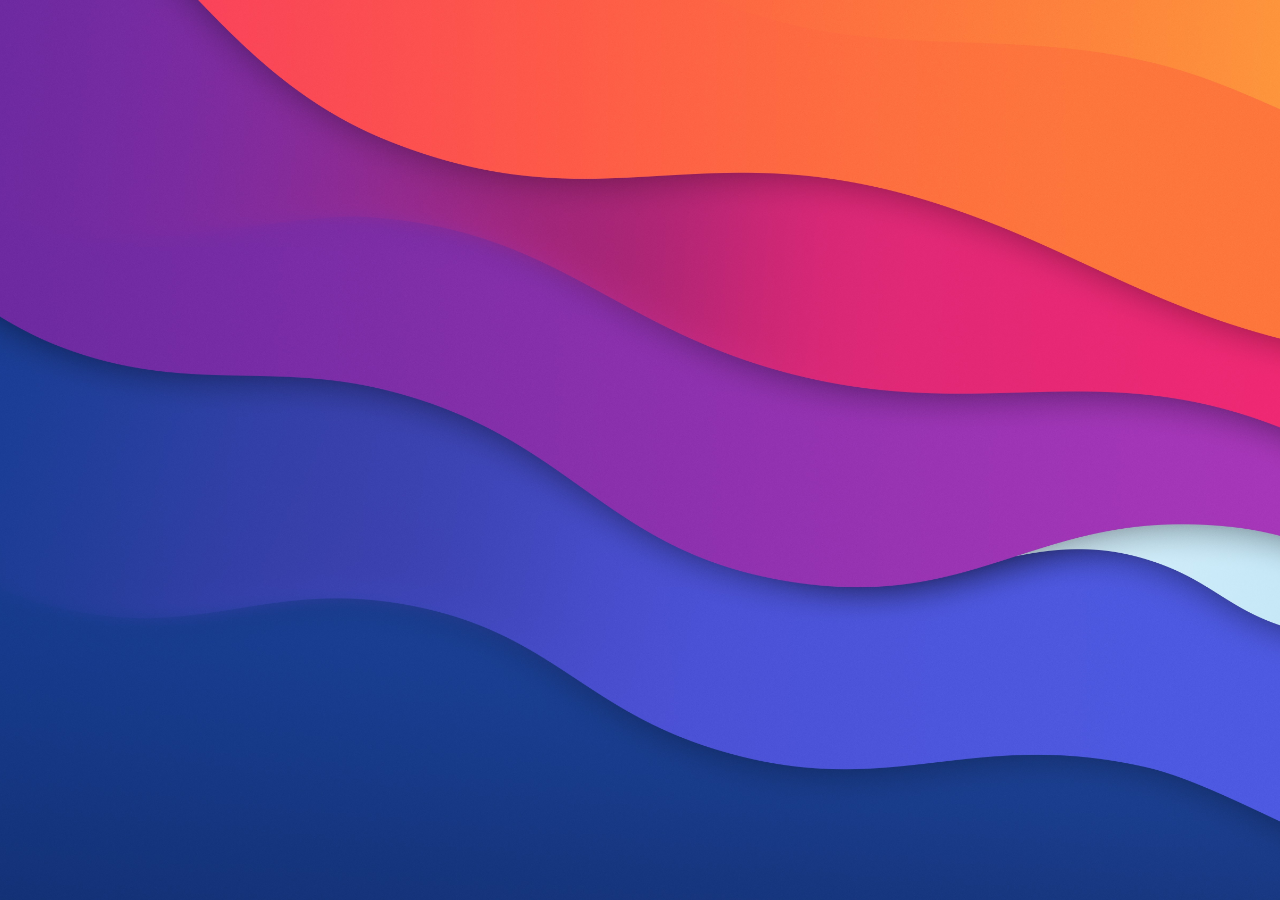
<file: index.html>
<!DOCTYPE html>
<html lang="zh-CN">

<head>
    <meta charset="UTF-8">
    <meta http-equiv="X-UA-Compatible" content="IE=edge">
    <meta name="viewport" content="width=device-width, initial-scale=1.0">
    <title>表单页面</title>
    <link rel="stylesheet" href="asset/css/index.css">
</head>

<body>
    <div class="main">
        <div class="link">
            <a href="login.html">登录页面</a>
            <a href="register.html">注册页面</a>
            <a href="forget.html">重设密码页面</a>
        </div>
    </div>
</body>

</html>
</file>
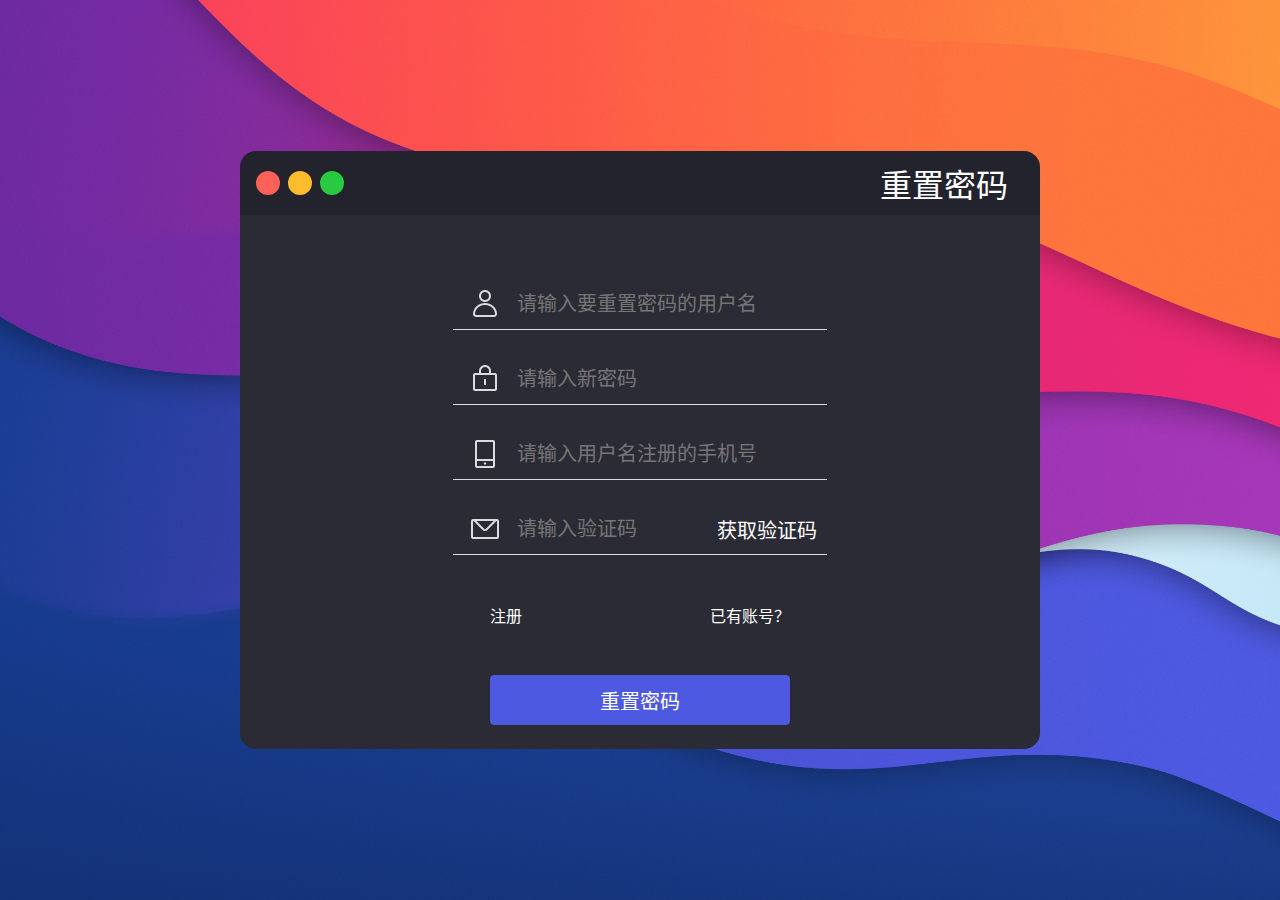
<file: forget.html>
<!DOCTYPE html>
<html lang="zh-CN">

<head>
    <meta charset="UTF-8">
    <meta http-equiv="X-UA-Compatible" content="IE=edge">
    <meta name="viewport" content="width=device-width, initial-scale=1.0">
    <title>重置密码</title>
    <link rel="stylesheet" href="asset/css/forget.css">
</head>

<body>
    <div class="main">
        <div class="forget-box">
            <div class="forget-top">
                <div class="window-button">
                    <button class="hide-button"></button>
                    <button class="max-button"></button>
                    <button class="close-button"></button>
                </div>
                <h1 class="forget-title">重置密码</h1>
            </div>
            <div class="forget-form-box">
                <form class="forget-form">
                    <input type="text" name="username" class="username" id="username" placeholder="请输入要重置密码的用户名"
                        autocomplete="off">
                    <input type="password" name="password" class="password" id="password" placeholder="请输入新密码"
                        autocomplete="off">
                    <input type="text" name="phone" class="phone" id="phone" placeholder="请输入用户名注册的手机号" autocomplete="off">
                    <div class="code-pane">
                        <input type="text" name="code" class="code" id="code" placeholder="请输入验证码" autocomplete="off">
                        <input type="button" value="获取验证码" class="code-button" id="code-button">
                    </div>
                    <div class="link">
                        <a href="register.html" class="register">注册</a>
                        <a href="login.html" class="login">已有账号？</a>
                    </div>
                    <input type="submit" value="重置密码" class="reset-button" id="reset-button">
                </form>
            </div>
        </div>
    </div>
</body>

<script src="asset/js/jquery.min.js"></script>
<script src="asset/js/forget.js"></script>

</html>
</file>
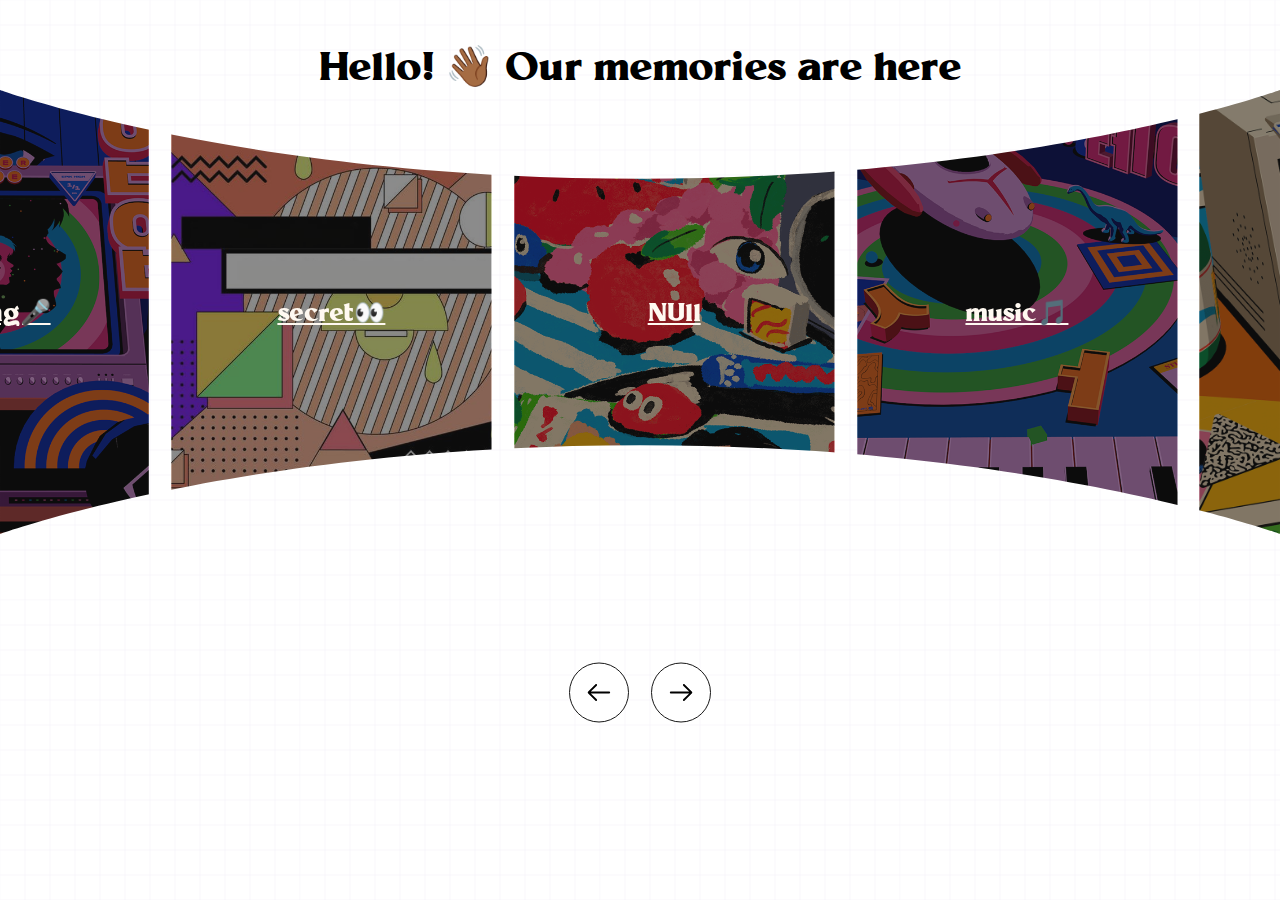
<file: heart.html>
<!DOCTYPE html>
<html lang="en">

<head>
    <meta charset="UTF-8">
    <meta name="viewport" content="width=device-width, initial-scale=1.0">
    <title>主页</title>
    <link rel="stylesheet" href="style.css">
</head>

<body>
    <div class="title">
        <p> Hello! 👋🏾 Our memories are here</p>
    </div>
    <div id="banner">
        <div class="img-list img-wrapper">
            <div class="img-box">
                <div class="info">
                    <a href="birthday.html" style="color: #fff9f1">secret👀</a>
                </div>
                <img src="asset/image/1.png" alt="">
            </div>
            <div class="img-box">
                <div class="info">
                    <a href="#" style="color: #fff9f1">NUll</a>
                </div>
                <img src="asset/image/2.png" alt="">
            </div>
            <div class="img-box">
                <div class="info">
                    <a href="jay.html" style="color: #fff9f1">music🎵</a>
                </div>
                <img src="asset/image/3.png" alt="">
            </div>
            <div class="img-box">
                <div class="info">
                    <a href="#" style="color: #fff9f1">NUll</a>
                </div>
                <img src="asset/image/4.png" alt="">
            </div>
            <div class="img-box">
                <div class="info">
                    <a href="#" style="color: #fff9f1">NUll</a>
                </div>
                <img src="asset/image/5.png" alt="">
            </div>
            <div class="img-box" id="last-img-box">
                <div class="info">
                    <a href="singing.html" style="color: #fff9f1">singing🎤</a>
                </div>
                <img src="asset/image/6.png" alt="">
            </div>
        </div>
    </div>
    <div class="btn-group">
        <button class="last btn">
            <svg t="1686471404424" class="icon left" viewBox="0 0 1024 1024" version="1.1"
                xmlns="http://www.w3.org/2000/svg" p-id="2373" width="128" height="128">
                <path
                    d="M862.485 481.154H234.126l203.3-203.3c12.497-12.497 12.497-32.758 0-45.255s-32.758-12.497-45.255 0L135.397 489.373c-12.497 12.497-12.497 32.758 0 45.254l256.774 256.775c6.249 6.248 14.438 9.372 22.627 9.372s16.379-3.124 22.627-9.372c12.497-12.497 12.497-32.759 0-45.255l-203.3-203.301h628.36c17.036 0 30.846-13.81 30.846-30.846s-13.81-30.846-30.846-30.846z"
                    fill="" p-id="2374"></path>
            </svg>
        </button>
        <button class="next btn">
            <svg t="1686471404424" class="icon right" viewBox="0 0 1024 1024" version="1.1"
                xmlns="http://www.w3.org/2000/svg" p-id="2373" width="128" height="128">
                <path
                    d="M862.485 481.154H234.126l203.3-203.3c12.497-12.497 12.497-32.758 0-45.255s-32.758-12.497-45.255 0L135.397 489.373c-12.497 12.497-12.497 32.758 0 45.254l256.774 256.775c6.249 6.248 14.438 9.372 22.627 9.372s16.379-3.124 22.627-9.372c12.497-12.497 12.497-32.759 0-45.255l-203.3-203.301h628.36c17.036 0 30.846-13.81 30.846-30.846s-13.81-30.846-30.846-30.846z"
                    fill="" p-id="2374"></path>
            </svg>
        </button>
    </div>
    <script>
        const imgListOne = document.querySelector('.img-list')
        // 获取图片类数组，并将其转化为数组
        let imgBoxList = Array.prototype.slice.call(document.querySelectorAll('.img-list .img-box'))
        const imgBoxCount = imgBoxList.length
        const root = document.documentElement;
        const btnGroup = document.querySelector('.btn-group')
        const lastBtn = document.querySelector('.last')
        const nextBtn = document.querySelector('.next')
        const lastImgBox = document.getElementById('last-img-box')

        // 获取--post-spacing和--post-size的值
        const postSpacing = Number(getComputedStyle(root).getPropertyValue('--post-spacing').replace("vw", ""));
        const postSize = Number(getComputedStyle(root).getPropertyValue('--post-size').replace("vw", ""));

        // 根据图片的数量动态获取img-list的宽度
        let imgListLength = (postSize + postSpacing) * imgBoxCount
        console.log(imgListLength);
        // 根据图片的数量动态获取img-box的宽度
        const imgBoxLength = postSize + postSpacing

        let heart = 0
        let heartOne = 1
        let timer = null
        let animationTime = 0.5

        // 初始化数组中元素的的顺序，将最后一张图片放在第一位与html部分图片展示位置一致
        imgBoxList.unshift(imgBoxList.pop())
        // 设置imgListOne动画时间
        imgListOne.style.transition = animationTime + 's ease'
        // 设置按钮出现时间
        setTimeout(function () {
            btnGroup.style.opacity = '1'
            btnGroup.style.bottom = '5%'
        }, animationTime * 1000)
        // 点击事件
        function cilckFun(flag) {
            //下一张 next
            if (flag == 'next') {
                heart--
                console.log(heart);
                // 因为右边没有显示的图片比较多，所以可以直接先整体向左移动
                imgListOne.style.left = imgBoxLength * heart + "vw";
                setTimeout(function () {
                    imgListOne.style.transition = 'none'
                    // 当点击下一个累计达到图片数量时，相当于要回到原点，则重置变量和位置
                    if (Math.abs(heart) == imgBoxCount) {
                        heart = 0
                        imgListOne.style.left = 0
                        imgBoxList.forEach(item => {
                            if (item.id == 'last-img-box') {
                                item.style.transform = `translateX(-160.68vw)`
                            } else {
                                item.style.transform = 'none'
                            }
                        });
                    } else {
                        // 当第一张图片为last-img-box时，说明已经跑完了一轮，则将其放在最后的位置，初始状态其为-160.68vw
                        if (imgBoxList[0].id == 'last-img-box') {
                            lastImgBox.style.transition = 'none'
                            lastImgBox.style.transform = 'translateX(0px)'
                        } else if (heart >= 0) {
                            /*  
                                这种情况是为了解决在点击完第last，再点击next时造成的bug问题，其实就是回退，再点击last之前
                                没有加transform属性，点击last以后则添加了transform属性，再次点击next按钮后应该不加transform
                            */
                            imgBoxList[0].style.transform = 'none'
                        } else {
                            // 正常情况下，点击next，则将最左侧的图片移到最后
                            imgBoxList[0].style.transform = 'translateX(160.68vw)'
                        }
                    }
                    // 模拟移动情况，将最左侧的图片（元素）移动到最后
                    imgBoxList.push(imgBoxList.shift())
                }, animationTime * 1000)
            } else {
                // 上一张 last
                heart++
                console.log(heart);
                // 模拟移动情况，把最右侧的图片（元素）移动到最前
                imgBoxList.unshift(imgBoxList.pop())
                // 因为左侧图片只会有一张，所以需要先移动图片到左侧，再进行imgListOne的移到
                if (imgBoxList[0].id == 'last-img-box' && heart != 0) {
                    // 当第一张图片为last-img-box时，说明已经跑完了一轮，此时相对于一开始的位置为-321.36vw
                    imgBoxList[0].style.transform = 'translateX(-321.36vw)'
                } else if (heart < 0) {
                    // 这种情况与点击next按钮出现的回退现象一致
                    imgBoxList[0].style.transform = 'none'
                } else {
                    // 正常情况下，点击last，则将最右侧的图片移到最前
                    imgBoxList[0].style.transform = 'translateX(-160.68vw)'
                }
                imgListOne.style.left = imgBoxLength * heart + "vw";
                lastImgBox.style.transition = 'none'
                // 当点击下一个累计达到图片数量时，相当于要回到原点，则重置变量和位置
                if (Math.abs(heart) == imgBoxCount) {
                    heart = 0
                    setTimeout(function () {
                        imgListOne.style.transition = 'none'
                        imgListOne.style.left = 0
                        imgBoxList.forEach(item => {
                            if (item.id == 'last-img-box') {
                                item.style.transform = 'translateX(-160.68vw)'
                            } else {
                                item.style.transform = 'none'
                            }
                        });
                    }, animationTime * 1000)
                }
            }
            imgListOne.style.transition = animationTime + 's ease'
        }

        //节流函数
        function throttle(fn, delay) {
            return function () {
                if (timer) {
                    return
                }
                fn.apply(this, arguments)
                timer = setTimeout(() => {
                    timer = null
                }, delay)
            }
        }

        nextBtn.onclick = throttle(() => cilckFun('next'), animationTime * 1000);

        lastBtn.onclick = throttle(() => cilckFun('last'), animationTime * 1000);
    </script>
</body>

</html>
</file>
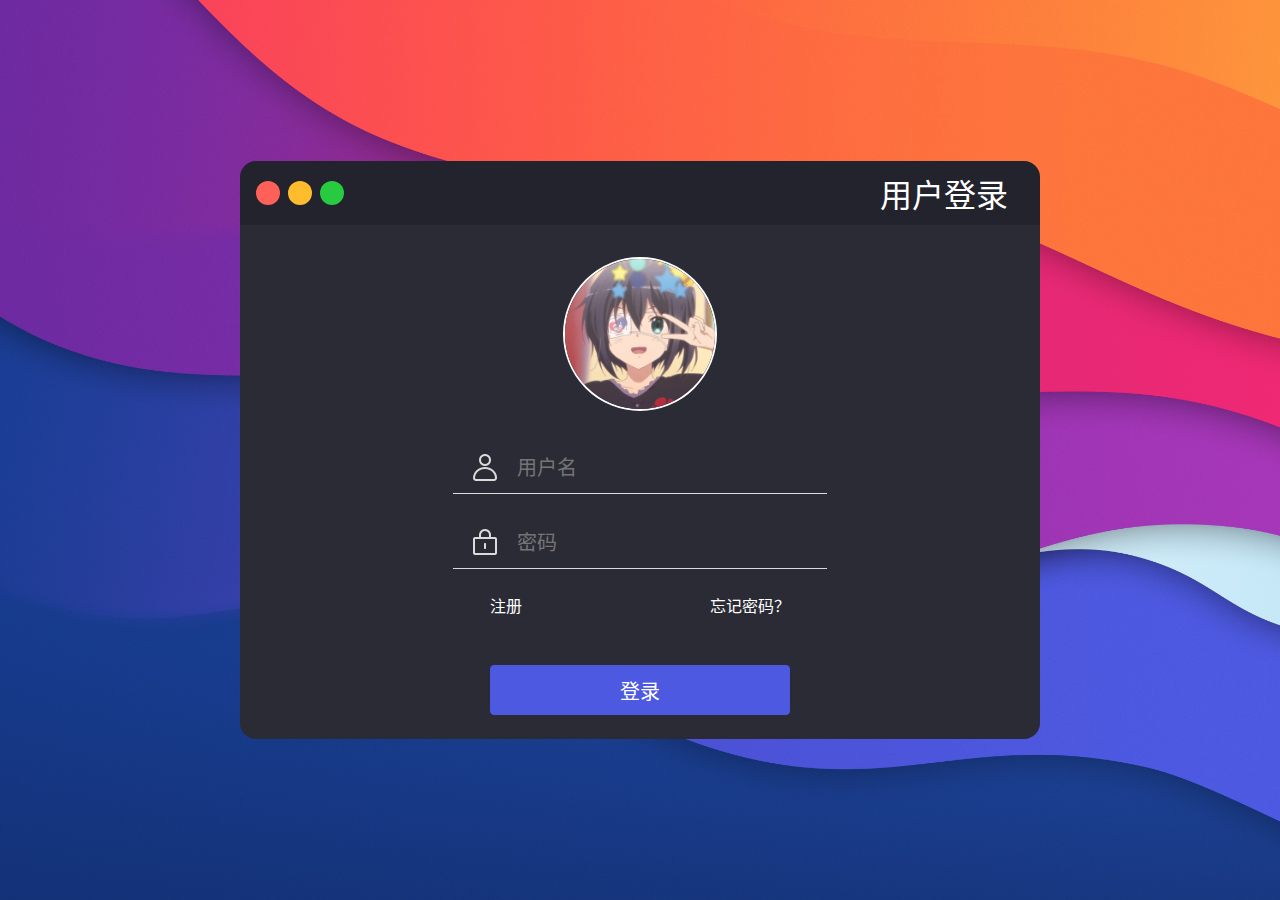
<file: login.html>
<!DOCTYPE html>
<html lang="zh-CN">

<head>
    <meta charset="UTF-8">
    <meta http-equiv="X-UA-Compatible" content="IE=edge">
    <meta name="viewport" content="width=device-width, initial-scale=1.0">
    <title>登录页面</title>
    <link rel="stylesheet" href="asset/css/login.css">
</head>

<body>
    <div class="main">
        <div class="login-box">
            <div class="login-top">
                <div class="window-button">
                    <button class="hide-button"></button>
                    <button class="max-button"></button>
                    <button class="close-button"></button>
                </div>
                <h1 class="login-title">用户登录</h1>
            </div>
            <div class="login-form-box">
                <div class="login-avatar">
                    <img src="asset/image/user.jpg" alt="user.jpg">
                </div>
                <form class="login-form">
                    <input type="text" name="username" class="username" id="username" placeholder="用户名"
                        autocomplete="off">
                    <input type="password" name="password" class="password" id="password" placeholder="密码"
                        autocomplete="off">
                    <div class="link">
                        <a href="register.html" class="register">注册</a>
                        <a href="forget.html" class="forget">忘记密码？</a>
                    </div>
                    <input type="submit" value="登录" class="login-button" id="login-button" >
                </form>
            </div>
        </div>
    </div>
</body>

<script src="asset/js/jquery.min.js"></script>
<script src="asset/js/login.js"></script>

</html>
</file>
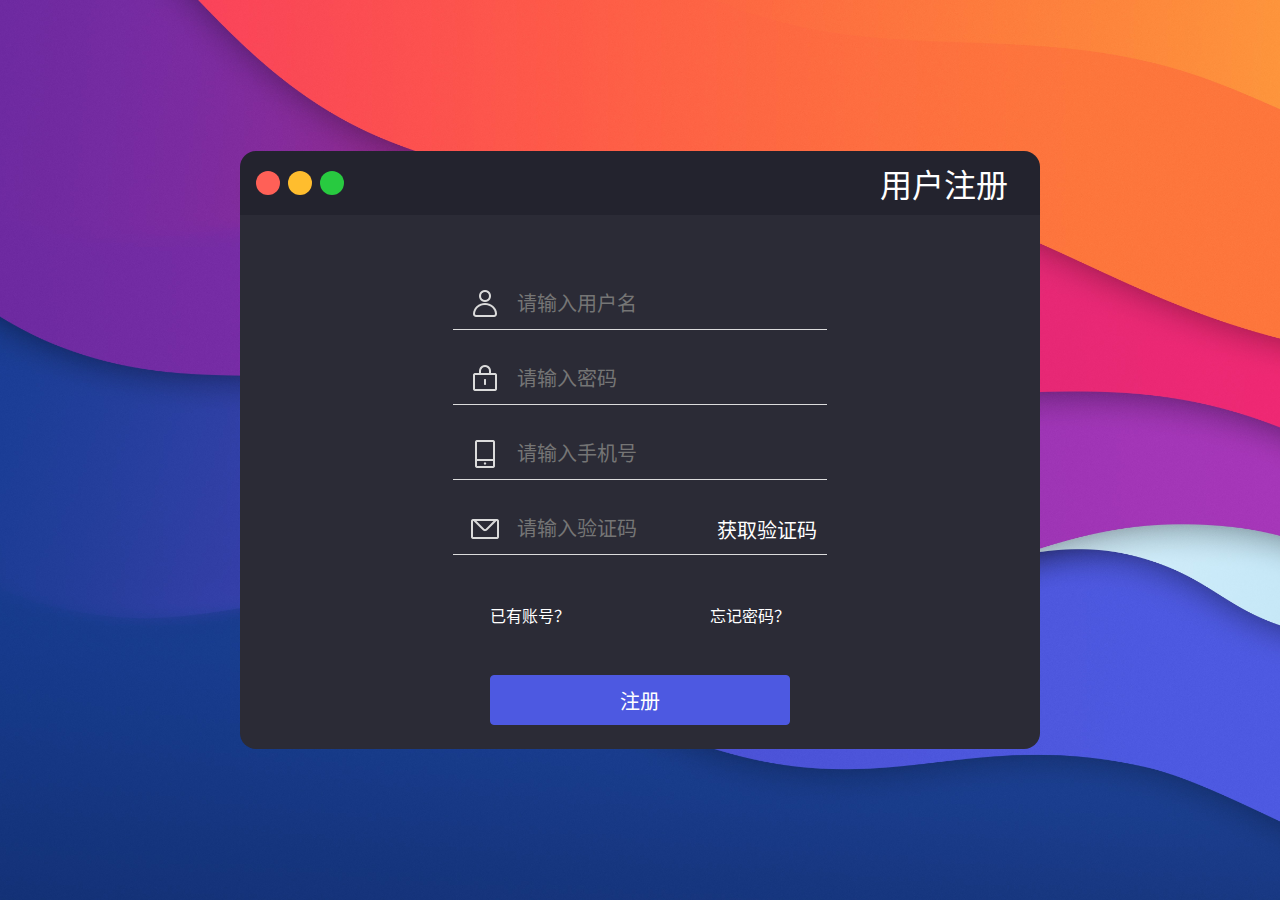
<file: register.html>
<!DOCTYPE html>
<html lang="zh-CN">

<head>
    <meta charset="UTF-8">
    <meta http-equiv="X-UA-Compatible" content="IE=edge">
    <meta name="viewport" content="width=device-width, initial-scale=1.0">
    <title>注册页面</title>
    <link rel="stylesheet" href="asset/css/register.css">
</head>

<body>
    <div class="main">
        <div class="register-box">
            <div class="register-top">
                <div class="window-button">
                    <button class="hide-button"></button>
                    <button class="max-button"></button>
                    <button class="close-button"></button>
                </div>
                <h1 class="register-title">用户注册</h1>
            </div>
            <div class="register-form-box">
                <form class="register-form">
                    <input type="text" name="username" class="username" id="username" placeholder="请输入用户名"
                        autocomplete="off">
                    <input type="password" name="password" class="password" id="password" placeholder="请输入密码"
                        autocomplete="off">
                    <input type="text" name="phone" class="phone" id="phone" placeholder="请输入手机号" autocomplete="off">
                    <div class="code-pane">
                        <input type="text" name="code" class="code" id="code" placeholder="请输入验证码" autocomplete="off">
                        <input type="button" value="获取验证码" class="code-button" id="code-button">
                    </div>
                    <div class="link">
                        <a href="login.html" class="login">已有账号？</a>
                        <a href="forget.html" class="forget">忘记密码？</a>
                    </div>
                    <input type="submit" value="注册" class="register-button" id="register-button">
                </form>
            </div>
        </div>
    </div>
</body>

<script src="asset/js/jquery.min.js"></script>
<script src="asset/js/register.js"></script>

</html>
</file>
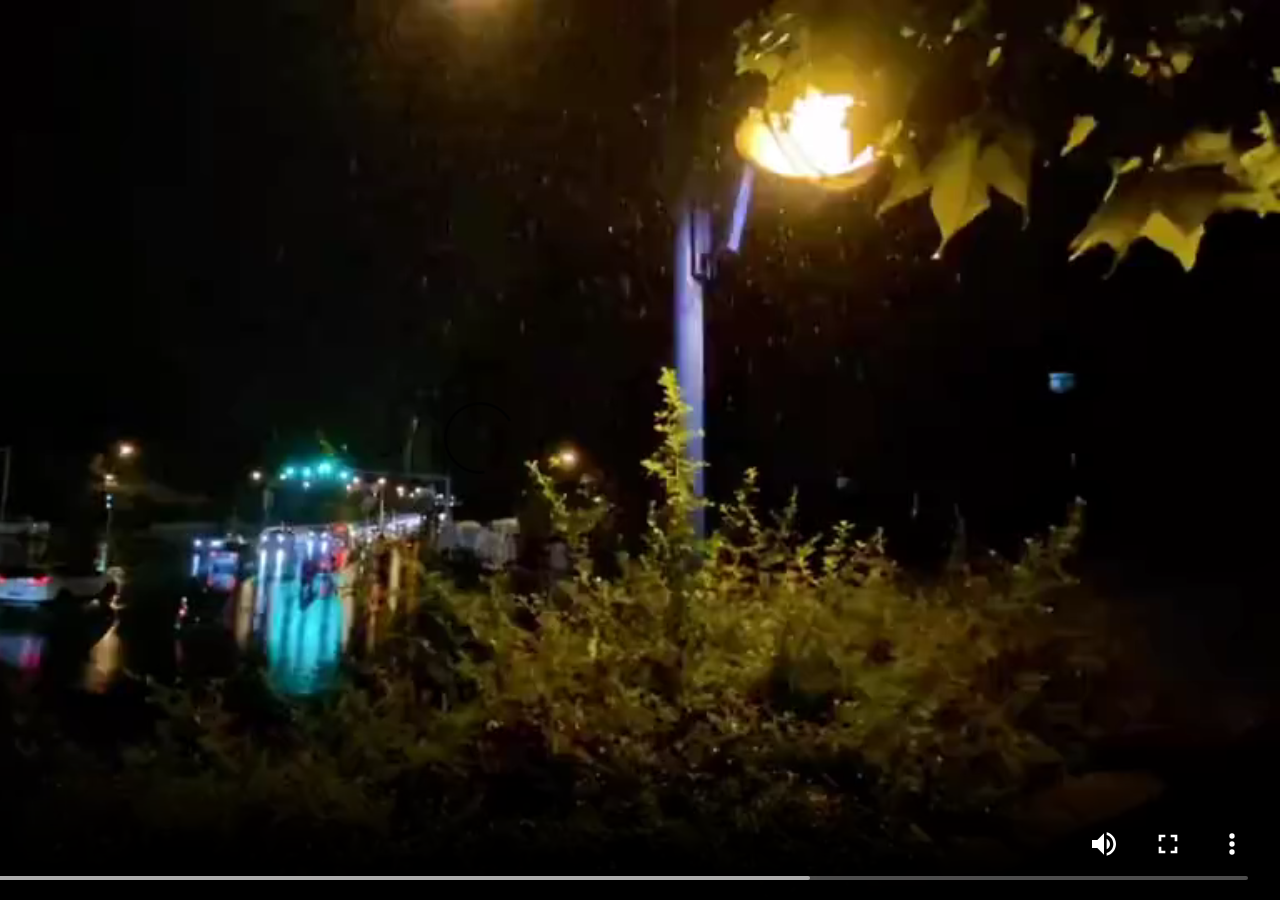
<file: video.html>
<!DOCTYPE html>
<html lang="zh">

<head>
    <meta charset="UTF-8">
    <title>Title</title>
    <style>
        body {
            margin: 0;
        }

        video {
            position: fixed;
            right: 0;
            bottom: 0;
            min-width: 100%;
            min-height: 100%;
            height: auto;
            width: auto;
        }
    </style>
</head>

<body>
    <video controls width="250">
        <source id="source" src="mp4/video0.mp4" type="video/mp4">
    </video>
    </video>
    <script>
        //获取前面的存储的musicId值
        var storage = window.sessionStorage;
        var cur_str = storage.musicId;
        document.getElementById('source').src = "mp4/video" + cur_str.toString() + ".mp4";
    </script>
</body>

</html>
</file>
<file: asset/css/index.css>
@keyframes links{0%{transform:translateY(100px);opacity:0}100%{transform:translateY(0px);opacity:1}}*{outline:none}a{color:#000;text-decoration:none}html,body,.main{margin:0;padding:0;width:100%;height:100%}.main{display:flex;align-items:center;justify-content:center;background:rgba(0,0,0,0) url("../image/background.jpg") no-repeat center center;background-size:cover}.link{display:flex;justify-content:space-between;width:800px}.link a{padding:16px 32px;border-radius:6px;font-size:32px;color:#fff;transition:background-color .5s;opacity:0}.link a:nth-child(1){animation:links 1s;animation-delay:0s;animation-fill-mode:forwards;background-color:#ff6057}.link a:nth-child(1):hover{background-color:rgba(255,96,87,.6)}.link a:nth-child(2){animation:links 1s;animation-delay:.5s;animation-fill-mode:forwards;background-color:#ffbd2e}.link a:nth-child(2):hover{background-color:rgba(255,189,46,.6)}.link a:nth-child(3){animation:links 1s;animation-delay:1s;animation-fill-mode:forwards;background-color:#28ca40}.link a:nth-child(3):hover{background-color:rgba(40,202,64,.6)}
</file>
<file: asset/css/forget.css>
*{outline:none}a{color:#000;text-decoration:none}html,body,.main{margin:0;padding:0;width:100%;height:100%}.main{display:flex;align-items:center;justify-content:center;background:rgba(0,0,0,0) url("../image/background.jpg") no-repeat center center;background-size:cover}.forget-box{display:flex;flex-direction:column;align-items:center;justify-content:center;width:800px;background-color:rgba(0,0,0,0);border-radius:16px;overflow:hidden}.forget-box .forget-top{display:flex;align-items:center;justify-content:space-between;width:100%;height:64px;background-color:#23232e}.forget-box .forget-top .window-button{display:flex;align-items:center;height:100%;margin-left:16px}.forget-box .forget-top .window-button button{width:24px;height:24px;border:none;border-radius:50%;margin-right:8px}.forget-box .forget-top .window-button button:nth-child(1){background-color:#ff6057}.forget-box .forget-top .window-button button:nth-child(2){background-color:#ffbd2e}.forget-box .forget-top .window-button button:nth-child(3){background-color:#28ca40}.forget-box .forget-top .forget-title{margin:0;margin-right:32px;font-weight:100;font-size:32px;color:#fff}.forget-box .forget-form-box{display:flex;flex-direction:column;align-items:center;justify-content:center;width:100%;padding-top:32px;background-color:#2b2b36}.forget-box .forget-form-box .forget-form{display:flex;flex-direction:column;align-items:center;justify-content:center;width:100%;padding-top:32px}.forget-box .forget-form-box .forget-form :nth-child(n){margin-bottom:24px}.forget-box .forget-form-box .forget-form input{width:300px;height:50px;padding:0px 10px;padding-left:64px;color:#fff;font-size:20px;background-color:rgba(0,0,0,0);border:none;border-bottom:1px solid #dcdcdc;transition:border .5s}.forget-box .forget-form-box .forget-form input:focus{border-bottom:1px solid #4d59e1}.forget-box .forget-form-box .forget-form .username{background:rgba(0,0,0,0) url("../image/user.png") no-repeat;background-size:32px;background-position:16px center}.forget-box .forget-form-box .forget-form .password{background:rgba(0,0,0,0) url("../image/password.png") no-repeat;background-size:32px;background-position:16px center}.forget-box .forget-form-box .forget-form .phone{background:rgba(0,0,0,0) url("../image/phone.png") no-repeat;background-size:32px;background-position:16px center}.forget-box .forget-form-box .forget-form .code-pane{display:flex;position:relative;width:374px}.forget-box .forget-form-box .forget-form .code-pane .code{width:100%;padding-right:130px;background:rgba(0,0,0,0) url("../image/message.png") no-repeat;background-size:32px;background-position:16px center}.forget-box .forget-form-box .forget-form .code-pane .code-button{display:block;position:absolute;right:0;width:120px;padding:0;background-color:rgba(0,0,0,0);border:none;cursor:pointer;transition:color .5s}.forget-box .forget-form-box .forget-form .code-pane .code-button:hover{color:#4d59e1}.forget-box .forget-form-box .forget-form .code-pane .code-button:disabled{color:#c8c8c8;cursor:not-allowed}.forget-box .forget-form-box .forget-form .link{display:flex;justify-content:space-between;width:300px}.forget-box .forget-form-box .forget-form .link a{color:#fff;transition:color .5s}.forget-box .forget-form-box .forget-form .link a:hover{color:#4d59e1}.forget-box .forget-form-box .forget-form .reset-button{padding:0;width:300px;color:#fff;background-color:#4d59e1;border:1px solid #4d59e1;border-radius:4px;cursor:pointer;transition:opacity .5s}.forget-box .forget-form-box .forget-form .reset-button:hover{opacity:.8}
</file>
<file: style.css>
@font-face {
  font-family: Millik;
  font-weight: 700;
  src: url(asset/font/Millik.c3f91cb.ttf) format("truetype");
  text-rendering: optimizeLegibility;
}

:root {
  --post-spacing: 1.78vw;
  --post-size: 25vw;
  --mask-size: 100vw;
}

* {
  padding: 0;
  margin: 0;
  font-family: Millik, Arial, sans-serif;
  font-size: 62.5%;
  -ms-text-size-adjust: 100%;
  -webkit-text-size-adjust: 100%;
  -moz-osx-font-smoothing: grayscale;
  -webkit-font-smoothing: antialiased;
  -webkit-box-sizing: border-box;
          box-sizing: border-box;
}

body {
  background: #fff;
  background-image: url(asset/image/grid.svg);
  background-repeat: repeat;
  background-size: 300px 300px;
}

.title {
  position: absolute;
  left: 50%;
  top: 5%;
  -webkit-transform: translate(-50%, -5%);
          transform: translate(-50%, -5%);
}

.title p {
  font-size: 4rem;
  font-weight: 800;
  white-space: nowrap;
}

#banner {
  overflow: hidden;
  position: relative;
  width: 100vw;
  height: calc(var(--post-size) / 0.72);
  -webkit-mask: url([data-uri]);
          mask: url([data-uri]);
  -webkit-mask-repeat: no-repeat;
          mask-repeat: no-repeat;
  -webkit-mask-position: center;
          mask-position: center;
  -webkit-mask-size: var(--mask-size);
          mask-size: var(--mask-size);
  position: absolute;
  top: 10%;
}

#banner .img-wrapper {
  display: -webkit-box;
  display: -ms-flexbox;
  display: flex;
  position: absolute;
  width: 100%;
  float: left;
  height: calc(var(--post-size) / 0.72);
  -webkit-transform: translate(13.39vw, 0);
          transform: translate(13.39vw, 0);
  -webkit-animation: admission 1.5s;
          animation: admission 1.5s;
}

#banner .img-wrapper .img-box {
  height: 100%;
  display: inline-block;
  margin-right: var(--post-spacing);
  position: relative;
  cursor: pointer;
}

#banner .img-wrapper .img-box .info {
  position: absolute;
  display: -webkit-box;
  display: -ms-flexbox;
  display: flex;
  -webkit-box-orient: vertical;
  -webkit-box-direction: normal;
      -ms-flex-direction: column;
          flex-direction: column;
  -webkit-box-pack: center;
      -ms-flex-pack: center;
          justify-content: center;
  left: 0;
  top: 0;
  height: 100%;
  width: 100%;
  background: rgba(23, 23, 23, 0.5);
  text-align: center;
  color: #fff9f1;
  font-size: 4rem;
}

#banner .img-wrapper .img-box img {
  width: var(--post-size);
  height: 100%;
  -o-object-position: center;
     object-position: center;
  -o-object-fit: cover;
     object-fit: cover;
}

#banner .img-wrapper .img-box:last-child {
  -webkit-transform: translate(-160.68vw, 0);
          transform: translate(-160.68vw, 0);
}

.btn-group {
  height: 15vh;
  position: absolute;
  left: 50%;
  bottom: 0%;
  -webkit-transform: translate(-50%, -50%);
          transform: translate(-50%, -50%);
  -webkit-transition: 1s;
  transition: 1s;
  opacity: 0;
}

.btn-group .btn {
  width: 60px;
  height: 60px;
  border-radius: 50%;
  border: 1px solid #171717;
  background-color: #fff;
  margin: 10px;
  cursor: pointer;
  -webkit-transition: 0.4s;
  transition: 0.4s;
  -webkit-box-sizing: border-box;
          box-sizing: border-box;
}

.btn-group .btn:hover {
  -webkit-transform: scale(1.2);
          transform: scale(1.2);
  background-color: #000;
}

.btn-group .btn:hover .icon {
  fill: #fff;
}

.btn-group .btn .icon {
  width: 30px;
  height: 30px;
}

.btn-group .btn .right {
  -webkit-transform: rotate(180deg);
          transform: rotate(180deg);
}

.img-list {
  left: 0;
}

@-webkit-keyframes admission {
  0% {
    -webkit-transform: translate(140vw, 0);
            transform: translate(140vw, 0);
  }
  100% {
    -webkit-transform: translate(13.39vw, 0);
            transform: translate(13.39vw, 0);
  }
}

@keyframes admission {
  0% {
    -webkit-transform: translate(140vw, 0);
            transform: translate(140vw, 0);
  }
  100% {
    -webkit-transform: translate(13.39vw, 0);
            transform: translate(13.39vw, 0);
  }
}
/*# sourceMappingURL=style.css.map */
</file>
<file: asset/css/login.css>
*{outline:none}a{color:#000;text-decoration:none}html,body,.main{margin:0;padding:0;width:100%;height:100%}.main{display:flex;align-items:center;justify-content:center;background:rgba(0,0,0,0) url("../image/background.jpg") no-repeat center center;background-size:cover}.login-box{display:flex;flex-direction:column;align-items:center;justify-content:center;width:800px;background-color:rgba(0,0,0,0);border-radius:16px;overflow:hidden}.login-box .login-top{display:flex;align-items:center;justify-content:space-between;width:100%;height:64px;background-color:#23232e}.login-box .login-top .window-button{display:flex;align-items:center;height:100%;margin-left:16px}.login-box .login-top .window-button button{width:24px;height:24px;border:none;border-radius:50%;margin-right:8px}.login-box .login-top .window-button button:nth-child(1){background-color:#ff6057}.login-box .login-top .window-button button:nth-child(2){background-color:#ffbd2e}.login-box .login-top .window-button button:nth-child(3){background-color:#28ca40}.login-box .login-top .login-title{margin:0;margin-right:32px;font-weight:100;font-size:32px;color:#fff}.login-box .login-form-box{display:flex;flex-direction:column;align-items:center;justify-content:center;width:100%;padding-top:32px;background-color:#2b2b36}.login-box .login-form-box .login-avatar{width:150px;height:150px;border:2px solid #fff;border-radius:50%;overflow:hidden}.login-box .login-form-box .login-avatar img{width:100%;height:100%}.login-box .login-form-box .login-form{display:flex;flex-direction:column;align-items:center;justify-content:center;width:100%;padding-top:32px}.login-box .login-form-box .login-form :nth-child(n){margin-bottom:24px}.login-box .login-form-box .login-form input{width:300px;height:50px;padding:0px 10px;padding-left:64px;color:#fff;font-size:20px;background-color:rgba(0,0,0,0);border:none;border-bottom:1px solid #dcdcdc;transition:border .5s}.login-box .login-form-box .login-form input:focus{border-bottom:1px solid #4d59e1}.login-box .login-form-box .login-form .username{background:rgba(0,0,0,0) url("../image/user.png") no-repeat;background-size:32px;background-position:16px center}.login-box .login-form-box .login-form .password{background:rgba(0,0,0,0) url("../image/password.png") no-repeat;background-size:32px;background-position:16px center}.login-box .login-form-box .login-form .link{display:flex;justify-content:space-between;width:300px}.login-box .login-form-box .login-form .link a{color:#fff;transition:color .5s}.login-box .login-form-box .login-form .link a:hover{color:#4d59e1}.login-box .login-form-box .login-form .login-button{padding:0;width:300px;color:#fff;background-color:#4d59e1;border:1px solid #4d59e1;border-radius:4px;cursor:pointer;transition:opacity .5s}.login-box .login-form-box .login-form .login-button:hover{opacity:.8}
</file>
<file: asset/css/register.css>
*{outline:none}a{color:#000;text-decoration:none}html,body,.main{margin:0;padding:0;width:100%;height:100%}.main{display:flex;align-items:center;justify-content:center;background:rgba(0,0,0,0) url("../image/background.jpg") no-repeat center center;background-size:cover}.register-box{display:flex;flex-direction:column;align-items:center;justify-content:center;width:800px;background-color:rgba(0,0,0,0);border-radius:16px;overflow:hidden}.register-box .register-top{display:flex;align-items:center;justify-content:space-between;width:100%;height:64px;background-color:#23232e}.register-box .register-top .window-button{display:flex;align-items:center;height:100%;margin-left:16px}.register-box .register-top .window-button button{width:24px;height:24px;border:none;border-radius:50%;margin-right:8px}.register-box .register-top .window-button button:nth-child(1){background-color:#ff6057}.register-box .register-top .window-button button:nth-child(2){background-color:#ffbd2e}.register-box .register-top .window-button button:nth-child(3){background-color:#28ca40}.register-box .register-top .register-title{margin:0;margin-right:32px;font-weight:100;font-size:32px;color:#fff}.register-box .register-form-box{display:flex;flex-direction:column;align-items:center;justify-content:center;width:100%;padding-top:32px;background-color:#2b2b36}.register-box .register-form-box .register-form{display:flex;flex-direction:column;align-items:center;justify-content:center;width:100%;padding-top:32px}.register-box .register-form-box .register-form :nth-child(n){margin-bottom:24px}.register-box .register-form-box .register-form input{width:300px;height:50px;padding:0px 10px;padding-left:64px;color:#fff;font-size:20px;background-color:rgba(0,0,0,0);border:none;border-bottom:1px solid #dcdcdc;transition:border .5s}.register-box .register-form-box .register-form input:focus{border-bottom:1px solid #4d59e1}.register-box .register-form-box .register-form .username{background:rgba(0,0,0,0) url("../image/user.png") no-repeat;background-size:32px;background-position:16px center}.register-box .register-form-box .register-form .password{background:rgba(0,0,0,0) url("../image/password.png") no-repeat;background-size:32px;background-position:16px center}.register-box .register-form-box .register-form .phone{background:rgba(0,0,0,0) url("../image/phone.png") no-repeat;background-size:32px;background-position:16px center}.register-box .register-form-box .register-form .code-pane{display:flex;position:relative;width:374px}.register-box .register-form-box .register-form .code-pane .code{width:100%;padding-right:130px;background:rgba(0,0,0,0) url("../image/message.png") no-repeat;background-size:32px;background-position:16px center}.register-box .register-form-box .register-form .code-pane .code-button{display:block;position:absolute;right:0;width:120px;padding:0;background-color:rgba(0,0,0,0);border:none;cursor:pointer;transition:color .5s}.register-box .register-form-box .register-form .code-pane .code-button:hover{color:#4d59e1}.register-box .register-form-box .register-form .code-pane .code-button:disabled{color:#c8c8c8;cursor:not-allowed}.register-box .register-form-box .register-form .link{display:flex;justify-content:space-between;width:300px}.register-box .register-form-box .register-form .link a{color:#fff;transition:color .5s}.register-box .register-form-box .register-form .link a:hover{color:#4d59e1}.register-box .register-form-box .register-form .register-button{padding:0;width:300px;color:#fff;background-color:#4d59e1;border:1px solid #4d59e1;border-radius:4px;cursor:pointer;transition:opacity .5s}.register-box .register-form-box .register-form .register-button:hover{opacity:.8}
</file>
